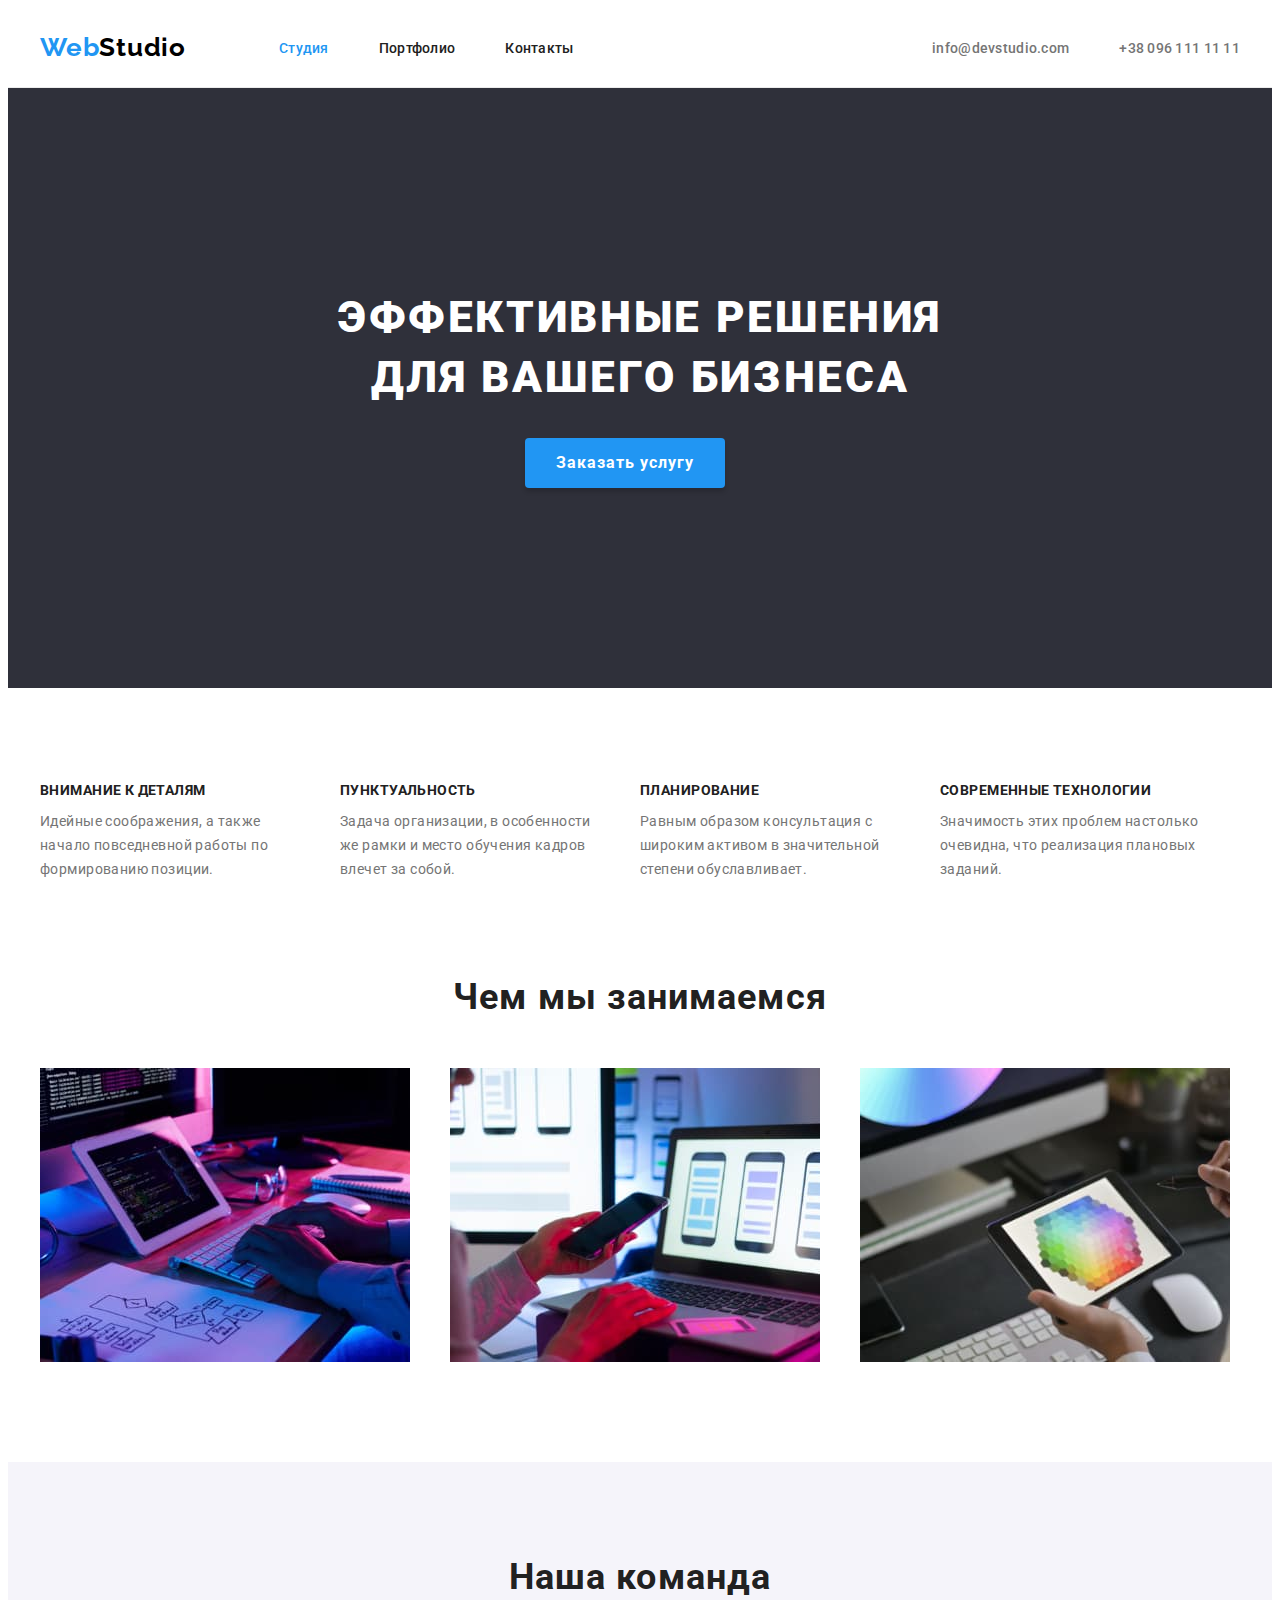
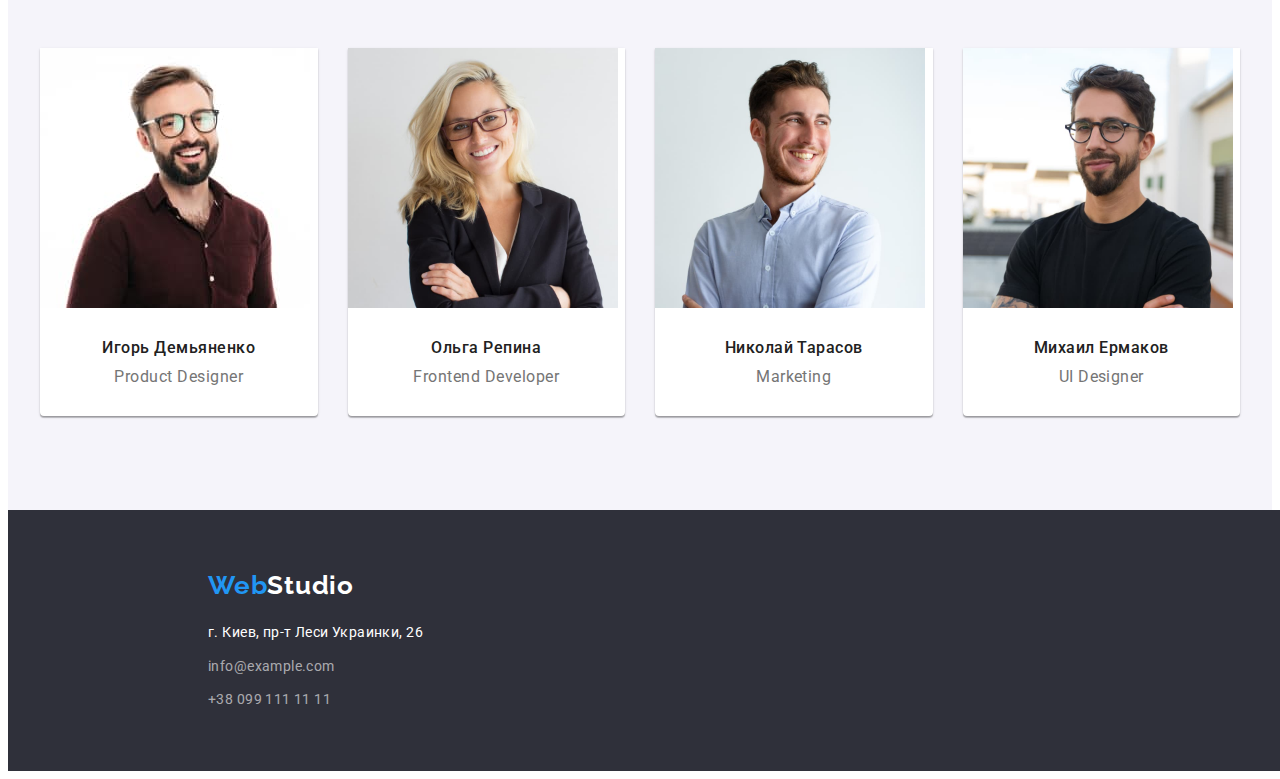
<file: index.html>
<!DOCTYPE html>
<html lang="ru">
<head>
    <meta charset="UTF-8">
    <meta http-equiv="X-UA-Compatible" content="IE=edge">
    <meta name="viewport" content="width=device-width, initial-scale=1.0">
    <title>Document</title>
    <link rel="preconnect" href="https://fonts.googleapis.com">
    <link rel="preconnect" href="https://fonts.gstatic.com" crossorigin>
    <link href="https://fonts.googleapis.com/css2?family=Raleway:wght@700&family=Roboto:wght@400;500;700;900&display=swap"
        rel="stylesheet">
        <link rel="stylesheet" href="https://cdnjs.cloudflare.com/ajax/libs/modern-normalize/1.1.0/modern-normalize.min.css"
            integrity="sha512-wpPYUAdjBVSE4KJnH1VR1HeZfpl1ub8YT/NKx4PuQ5NmX2tKuGu6U/JRp5y+Y8XG2tV+wKQpNHVUX03MfMFn9Q=="
            crossorigin="anonymous" referrerpolicy="no-referrer" />
    <link rel="stylesheet" href="./css/style.css">
</head>
<body>
    <!-- Header -->
    <header class="header">
        <div class="container header-container">
        <nav class="header-nav">
            <a class="link header-logo" href="/"><span>Web</span>Studio</a>
            <ul class="list header-list">
                <li class="header-item">
                    <a class="link header-link current" href="/">Студия</a></li>
                <li class="header-item">
                    <a class="link header-link" href="./portfolio.html">Портфолио</a></li>
                <li class="header-item">
                    <a class="link header-link" href="/">Контакты</a></li>
            </ul>
        </nav>
        <ul class="list header-contact">
            <li class="header-item"><a class="link header-cont contact" href="mailto:info@devstudio.com">info@devstudio.com</a></li>
            <li class="header-item"><a class="link header-cont contact" href="tel:+380961111111">+38 096 111 11 11</a></li>
        </ul>
        </div>
    </header>
    <!-- HERO -->
   <div>
        <section  class="hero">
            <div class="container">
           <h1 class="hero-title">Эффективные решения<br> для вашего бизнеса</h1>
           <button type="button" class="hero-btn">Заказать услугу</button>
            </div>
        </section>
   </div>
   <main>
        <section class="benefits">
            <h2 class="visually-hidden">Наши преимущества</h2> 
           <div class="container">
            <ul class="list benefits-list">
                <li class="benefits-item">
                    <p class="benefits-title">Внимание к деталям</p>
                    <p class="benefits-text">Идейные соображения, а также начало повседневной работы по формированию позиции.</p>
                    </li>
                    <li class="benefits-item">
                        <p class="benefits-title">Пунктуальность</p>
                        <p class="benefits-text">Задача организации, в особенности же рамки и место обучения кадров влечет за собой.</p>
                    </li>
                    <li class="benefits-item">
                        <p class="benefits-title">Планирование</p>
                        <p class="benefits-text">Равным образом консультация с широким активом в значительной степени обуславливает.</p>
                    </li>
                    <li class="benefits-item">
                        <p class="benefits-title">Современные технологии</p>
                        <p class="benefits-text">Значимость этих проблем настолько очевидна, что реализация плановых заданий.</p>
                    </li>
            </ul>
            </div>
        </section>
        <section class="about">
            <div class="container">
            <h2 class="about-title">Чем мы занимаемся</h2>
            <ul class="list about-list">
                <li class="about-item">
                    <img src="./images/box_1.jpg" alt="Программирование" width="370">
                </li>
                <li class="about-item">
                    <img src="./images/box_2.jpg" alt="Мобильная разработка" width="370">
                </li>
                <li class="about-item">
                    <img src="./images/box_3.jpg" alt="Дизайн" width="370">
                </li>
            </ul>
            </div>
        </section>
        <section class="team">
            <div class="container">
            <h2 class="team-title">Наша команда</h2>
            <ul class="list team-list">
                <li class="team-item">
                    <img src="./images/team_card_1.jpg" alt="Игорь Демьяненко продуктовый дизайнер" width="270">
                   <h3 class="team-name">Игорь Демьяненко</h3> 
                   <p class="team-job">Product Designer</p>
                </li>
                <li class="team-item">
                    <img src="./images/team_card_2.jpg" alt="Ольга Репина фронтенд разработчик" width="270">
                    <h3 class="team-name">Ольга Репина</h3>
                    <p class="team-job">Frontend Developer</p>
                </li>
                <li class="team-item">
                    <img src="./images/team_card_3.jpg" alt="Николай Тарасов маркетинг" width="270">
                    <h3 class="team-name">Николай Тарасов</h3>
                    <p class="team-job">Marketing</p>
                </li>
                <li class="team-item">
                    <img src="./images/team_card_4.jpg" alt="Михаил Ермаков юи дизайнер" width="270">
                    <h3 class="team-name">Михаил Ермаков</h3>
                    <p class="team-job">UI Designer</p>
                </li>
            </ul>
            </div>
        </section>
   </main>
    <!-- Footer -->
   <footer class="footer">
       <div class="container footer-container">
        <a class="link footer-logo" href="/"><span>Web</span>Studio</a>
       <address>
            <ul class="list footer-list">
                <li class="footer-item"><a class="link address contact" href="https://goo.gl/maps/kqxBph1CpzEgeCtw7" target="_blank" rel="noopener noreferrer">г. Киев, пр-т Леси Украинки, 26</a></li>
                <li class="footer-item"><a class="link footer-contact contact" href="mailto:info@example.com">info@example.com</a></li>
                <li class="footer-item"><a class="link footer-contact contact" href="tel:+380991111111">+38 099 111 11 11</a></li>
            </ul>
        </address>
        </div>
    </footer>
   </body>
</html>
</file>
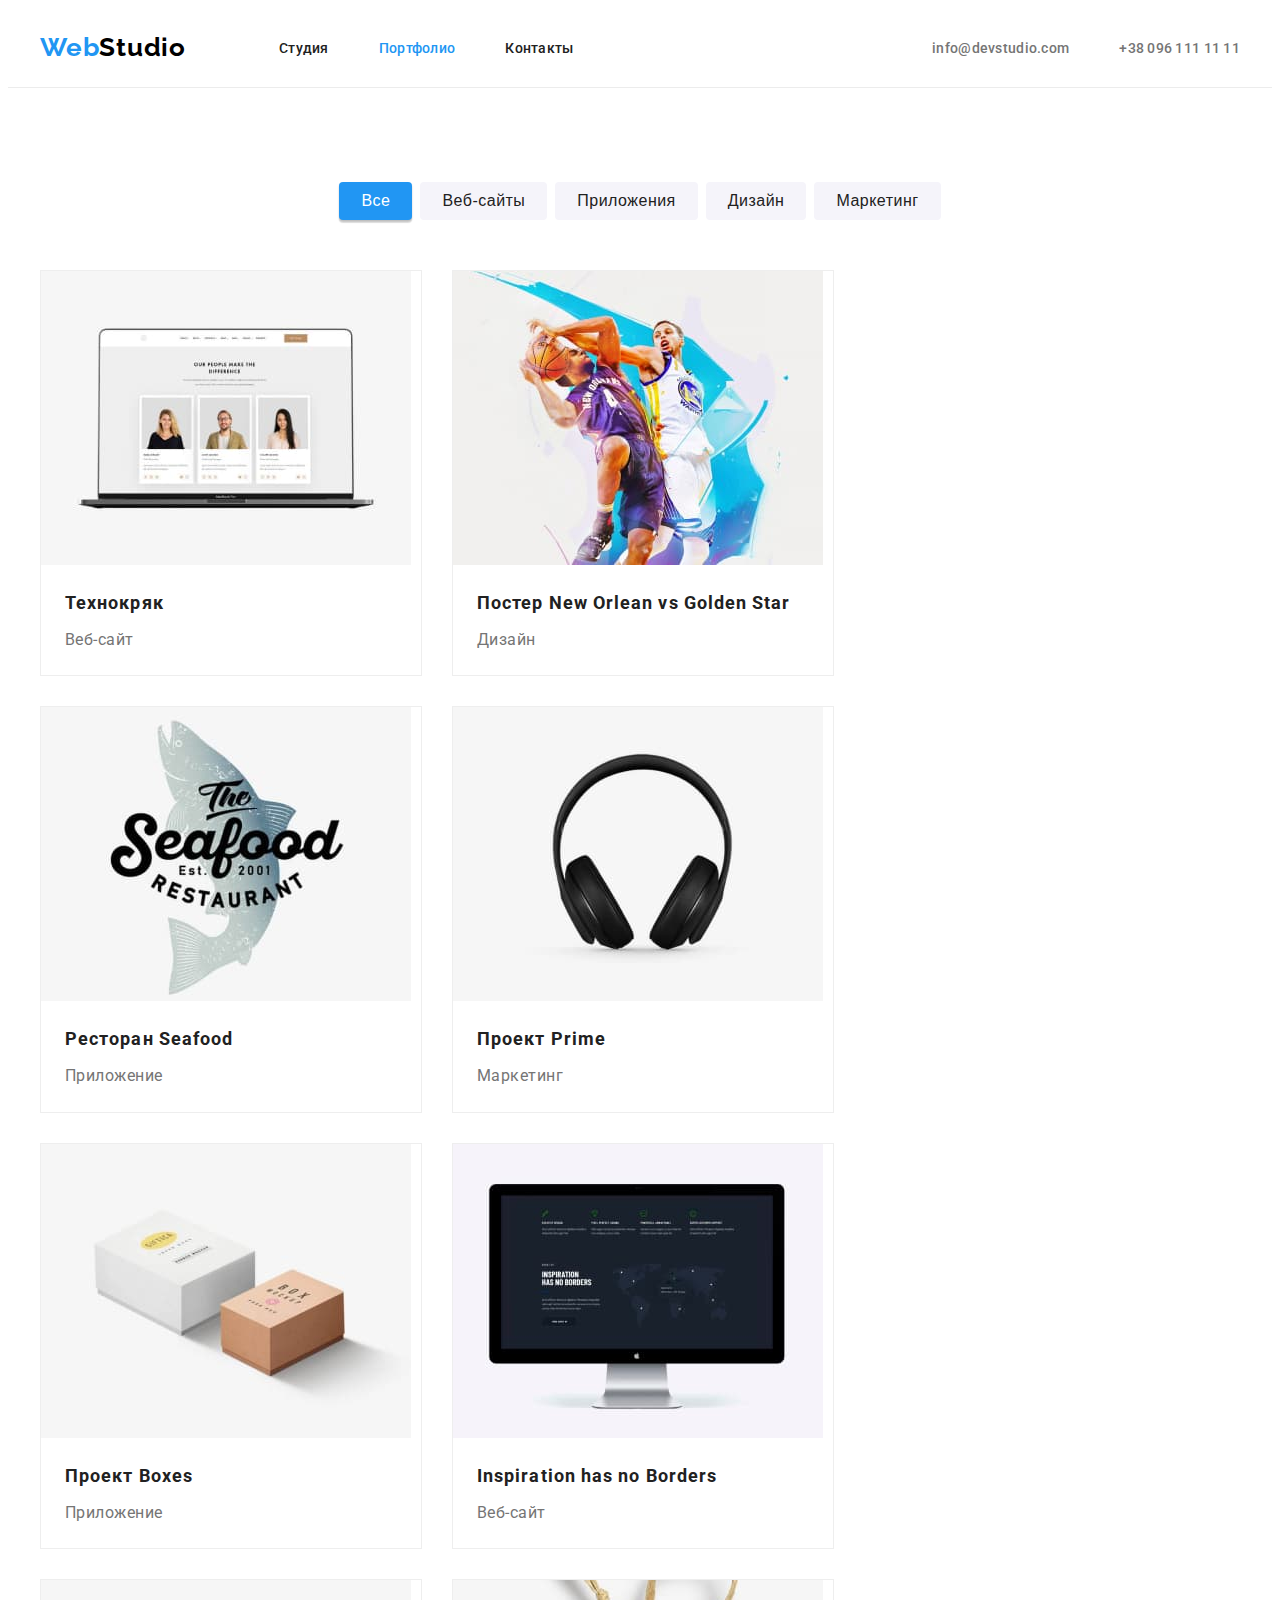
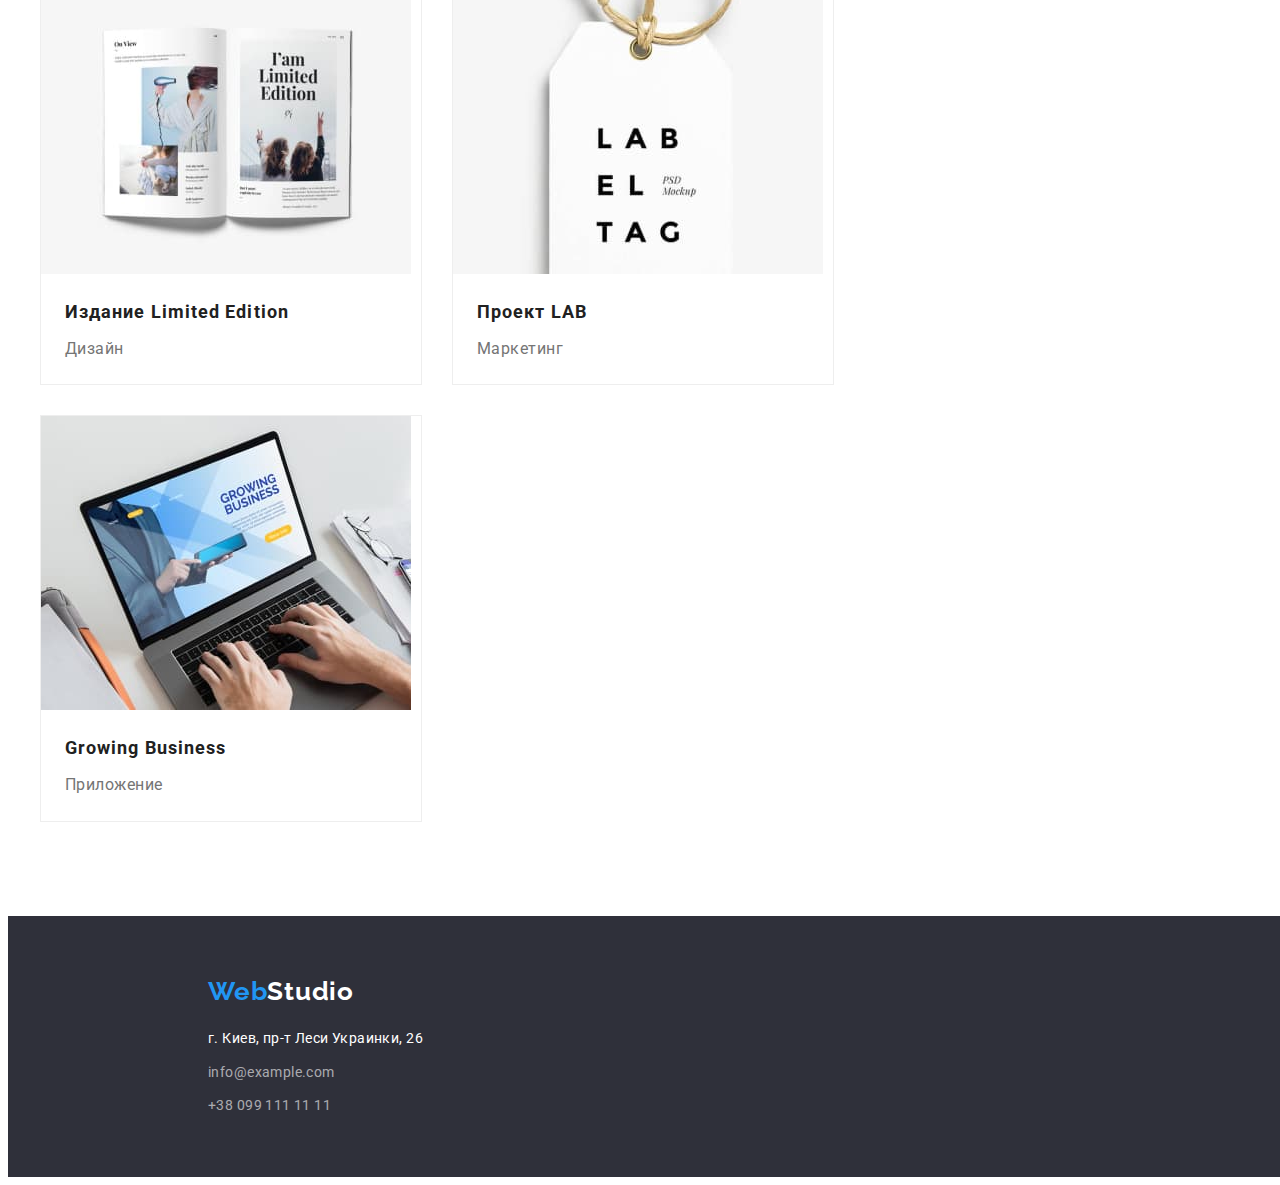
<file: portfolio.html>
<!DOCTYPE html>
<html lang="ru">
<head>
    <meta charset="UTF-8">
    <meta http-equiv="X-UA-Compatible" content="IE=edge">
    <meta name="viewport" content="width=device-width, initial-scale=1.0">
    <title>Document</title>
    <link rel="preconnect" href="https://fonts.googleapis.com">
    <link rel="preconnect" href="https://fonts.gstatic.com" crossorigin>
    <link href="https://fonts.googleapis.com/css2?family=Raleway:wght@700&family=Roboto:wght@400;500;700;900&display=swap"
        rel="stylesheet">
        <link rel="stylesheet" href="https://cdnjs.cloudflare.com/ajax/libs/modern-normalize/1.1.0/modern-normalize.min.css"
            integrity="sha512-wpPYUAdjBVSE4KJnH1VR1HeZfpl1ub8YT/NKx4PuQ5NmX2tKuGu6U/JRp5y+Y8XG2tV+wKQpNHVUX03MfMFn9Q=="
            crossorigin="anonymous" referrerpolicy="no-referrer" />
    <link rel="stylesheet" href="./css/style.css">
</head>
<body>
    <!-- Header -->
    <header class="header">
        <div class="container header-container">
        <nav class="header-nav">
            <a class="link header-logo" href="/"><span>Web</span>Studio</a>
            <ul class="list header-list">
                <li class="header-item">
                    <a class="link header-link" href="./index.html">Студия</a>
                </li>
                <li class="header-item">
                    <a class="link header-link current" href="./portfolio.html">Портфолио</a>
                </li>
                <li class="header-item">
                    <a class="link header-link" href="/">Контакты</a>
                </li>
            </ul>
        </nav>
        <ul class="list header-contact">
            <li class="header-item"><a class="link header-cont contact" href="mailto:info@devstudio.com">info@devstudio.com</a></li>
            <li class="header-item"><a class="link header-cont contact" href="tel:+380961111111">+38 096 111 11 11</a></li>
        </ul>
        </div>
    </header>
        <!-- Filter -->
    <section class="filter">
        <div class="container">
        <ul class="list filter-list">
            <li class="filter-item">
                <button type="button" class="filter-btn all">Все</button>
            </li>
            <li class="filter-item">
                <button type="button" class="filter-btn">Веб-сайты</button>
            </li>
            <li class="filter-item">
                <button type="button" class="filter-btn">Приложения</button>
            </li>
            <li class="filter-item">
                <button type="button" class="filter-btn">Дизайн</button>
            </li>
            <li class="filter-item">
                <button type="button" class="filter-btn">Маркетинг</button>
            </li>
        </ul>
        </div>
    </section>
        <!-- Main -->
    <main>
        <h1 class="visually-hidden">Нашы роботы</h1>
        <section class="main">
            <div class="container">
            <ul class="list main-list">
                <li class="main-item">
                    <img class="img-main" src="./images/img1.jpg" alt="Ноутбук с открытым веб-сайтом" width="370">
                    <h3 class="main-title">Технокряк</h3>
                    <p class="main-text">Веб-сайт</p>
                </li>
                <li class="main-item">
                    <img class="img-main" src="./images/img2.jpg" alt="Два баскетболиста борются за мяч" width="370">
                    <h3 class="main-title">Постер New Orlean vs Golden Star</h3>
                    <p class="main-text">Дизайн</p>
                </li>
                <li class="main-item">
                    <img class="img-main" src="./images/img3.jpg" alt="Логотип ресторана" width="370">
                    <h3 class="main-title">Ресторан Seafood</h3>
                    <p class="main-text">Приложение</p>
                </li>
                <li class="main-item">
                    <img class="img-main" src="./images/img4.jpg" alt="Изображение наушников" width="370">
                    <h3 class="main-title">Проект Prime</h3>
                    <p class="main-text">Маркетинг</p>
                </li>
                <li class="main-item">
                    <img class="img-main" src="./images/img5.jpg" alt="Белая и коричневая коробки" width="370">
                    <h3 class="main-title">Проект Boxes</h3>
                    <p class="main-text">Приложение</p>
                </li>
                <li class="main-item">
                    <img class="img-main" src="./images/img6.jpg" alt="Монитор с открытым веб-сайтом" width="370">
                    <h3 class="main-title">Inspiration has no Borders</h3>
                    <p class="main-text">Веб-сайт</p>
                </li>
                <li class="main-item">
                    <img class="img-main" src="./images/img7.jpg" alt="Страницы открытого журнала" width="370">
                    <h3 class="main-title">Издание Limited Edition</h3>
                    <p class="main-text">Дизайн</p>
                </li>
                <li class="main-item">
                    <img class="img-main" src="./images/img8.jpg" alt="Этикетка" width="370">
                    <h3 class="main-title">Проект LAB</h3>
                    <p class="main-text">Маркетинг</p>
                </li>
                <li class="main-item">
                    <img class="img-main" src="./images/img9.jpg" alt="Работа за ноутбуком" width="370">
                    <h3 class="main-title">Growing Business</h3>
                    <p class="main-text">Приложение</p>
                </li>
            </ul>
            </div>
        </section>
    </main>
    <!-- Footer -->
    <footer class="footer">
        <div class="container footer-container">
            <a class="link footer-logo" href="/"><span>Web</span>Studio</a>
            <address>
                <ul class="list footer-list">
                    <li class="footer-item"><a class="link address contact" href="https://goo.gl/maps/kqxBph1CpzEgeCtw7"
                            target="_blank" rel="noopener noreferrer">г. Киев, пр-т Леси Украинки, 26</a></li>
                    <li class="footer-item"><a class="link footer-contact contact"
                            href="mailto:info@example.com">info@example.com</a></li>
                    <li class="footer-item"><a class="link footer-contact contact" href="tel:+380991111111">+38 099 111 11
                            11</a></li>
                </ul>
            </address>
        </div>
    </footer>
   </body>
</html>
</file>
<file: css/style.css>
:root {
  --primary-bg-color: #ffffff;
  --hero-color: #2f303a;
  --title-text-color: #212121;
  --text-color: #757575;
  --selection-color: #2196f3;
  --btn-color: #f5f4fa;
}

body {
  font-family: 'Roboto', sans-serif;
  background-color: var(--primary-bg-color);
  color: var(--text-color);
}
p,
h1,
h2,
h3,
h4,
h5,
h6 {
  margin: 0;
}
ul {
  margin: 0;
  padding: 0;
}
img {
  display: block;
}
button {
  cursor: pointer;
}
.list {
  list-style: none;
}
.link {
  text-decoration: none;
}
.container {
  width: 1200px;
  padding-left: 15px;
  padding-right: 15px;
  margin-left: auto;
  margin-right: auto;
}

/*--------- HEADER ---------*/
.header {
  padding-top: 24px;
  padding-bottom: 24px;
  background-color: #ffffff;
  border-bottom: 1px solid #ececec;
}
span {
  color: var(--selection-color);
}

.header-container,
.header-nav,
.header-list {
  display: flex;
  align-items: center;
}
.header-contact {
  display: flex;
  margin-left: auto;
  align-items: center;
}

.header-logo {
  font-family: 'Raleway', sans-serif;
  font-weight: 700;
  color: #000000;
  font-size: 26px;
  line-height: 1.2;
  letter-spacing: 0.03em;
  margin-right: 93px;
}
.header-link {
  font-weight: 500;
  font-size: 14px;
  line-height: 1.14px;
  letter-spacing: 0.02em;
  color: var(--title-text-color);
}
.header-list .current {
  color: var(--selection-color);
}
.header-item:not(:last-child) {
  margin-right: 50px;
}

.header-cont {
  font-weight: 500;
  font-size: 14px;
  line-height: 1.14;
  letter-spacing: 0.02em;
  color: var(--text-color);
}
.header-link:hover,
.header-link:focus,
.contact:hover,
.contact:focus {
  color: var(--selection-color);
}

/*--------- HERO INDEX.html---------*/
.hero {
  background-color: var(--hero-color);
  padding-top: 200px;
  padding-bottom: 200px;
}
.hero-title {
  font-weight: 900;
  font-size: 44px;
  line-height: 1.36;
  color: var(--primary-bg-color);
  text-align: center;
  letter-spacing: 0.06em;
  text-transform: uppercase;
  margin-bottom: 30px;
}
.hero-btn {
  width: 200px;
  height: 50px;
  font-family: inherit;
  font-weight: 700;
  font-size: 16px;
  line-height: 1.87;
  letter-spacing: 0.06em;
  color: var(--primary-bg-color);
  background-color: var(--selection-color);
  box-shadow: 0px 4px 4px rgba(0, 0, 0, 0.15);
  border-radius: 4px;
  border: none;
  cursor: pointer;
  margin: 0 485px;
}
.hero-btn:hover {
  background-color: #188ce8;
}
/*--------- MAIN BENEFITS INDEX.html---------*/
.benefits {
  padding-top: 95px;
  padding-bottom: 95px;
}
.benefits-list {
  display: flex;
  align-items: center;
}
.benefits-item {
  max-width: 270px;
}
.benefits-item:not(:last-child) {
  margin-right: 30px;
}
.benefits-title {
  font-weight: 700;
  font-size: 14px;
  line-height: 1.14;
  color: var(--title-text-color);
  letter-spacing: 0.03em;
  text-transform: uppercase;
  margin-bottom: 10px;
}
.benefits-text {
  font-size: 14px;
  line-height: 24px;
  letter-spacing: 0.03em;
  color: var(--text-color);
}
/*--------- MAIN ABOUT INDEX.html---------*/
.about {
  padding-top: 0;
  padding-bottom: 100px;
}
.about-title {
  font-weight: 700;
  font-size: 36px;
  line-height: 1.17;
  letter-spacing: 0.03em;
  color: var(--title-text-color);
  margin-bottom: 50px;
  text-align: center;
}
.about-list {
  display: flex;
  margin-left: -30px;
}

.about-item {
  width: calc(100% / 3 - 30px);
  margin-left: 30px;
}
/*--------- MAIN OUR TEAM INDEX.html---------*/
.team {
  background-color: #f5f4fa;
  padding-top: 94px;
  padding-bottom: 94px;
}
.team-title {
  font-weight: 700;
  font-size: 36px;
  line-height: 1.17;
  letter-spacing: 0.03em;
  color: var(--title-text-color);
  margin-bottom: 50px;
  text-align: center;
}
.team-list {
  display: flex;
  margin-left: -30px;
}
.team-item {
  width: calc(100% / 4 - 30px);
  min-height: 368px;
  margin-left: 30px;
  background-color: var(--primary-bg-color);
  box-shadow: 0px 1px 3px rgba(0, 0, 0, 0.12), 0px 1px 1px rgba(0, 0, 0, 0.14),
    0px 2px 1px rgba(0, 0, 0, 0.2);
  border-radius: 0px 0px 4px 4px;
}

.team-name {
  font-weight: 500;
  font-size: 16px;
  line-height: 1.2;
  letter-spacing: 0.03em;
  color: var(--title-text-color);
  text-align: center;
  margin-top: 30px;
  margin-bottom: 10px;
}
.team-job {
  font-size: 16px;
  line-height: 1.2;
  letter-spacing: 0.03em;
  text-align: center;
}
/*--------- FILTER PORTFOLIO.html---------*/
.filter {
  padding-top: 94px;
  padding-bottom: 50px;
}
.filter-list {
  display: flex;
  align-items: center;
  justify-content: center;
}
.filter-item:not(:last-child) {
  margin-right: 8px;
}
.filter-btn {
  font-style: inherit;
  font-weight: 500;
  font-size: 16px;
  line-height: 1.6;
  letter-spacing: 0.03em;
  color: var(--title-text-color);
  background-color: var(--btn-color);
  border-radius: 4px;
  text-align: center;
  padding: 6px 22px;
  border: none;
}
.filter-btn:hover {
  color: var(--primary-bg-color);
  background-color: var(--selection-color);
}
.all {
  color: var(--primary-bg-color);
  background-color: var(--selection-color);
  box-shadow: 0px 3px 1px rgba(0, 0, 0, 0.1), 0px 1px 2px rgba(0, 0, 0, 0.08),
    0px 2px 2px rgba(0, 0, 0, 0.12);
}

/*--------- MAIN PORTFOLIO.html---------*/
.main {
  padding-bottom: 94px;
}
.main-list {
  display: flex;
  flex-wrap: wrap;
  margin-left: -30px;
  margin-bottom: -30px;
}
.main-item {
  margin-left: 30px;
  margin-bottom: 30px;
  width: calc(100% / 3 - 30px);
  border: 1px solid #eeeeee;
}

.img-main {
  margin-bottom: 20px;
}
.main-title {
  font-weight: 700;
  font-size: 18px;
  line-height: 2;
  letter-spacing: 0.06em;
  color: var(--title-text-color);
  margin-left: 24px;
  margin-bottom: 4px;
}
.main-text {
  font-size: 16px;
  line-height: 1.9;
  letter-spacing: 0.03em;
  margin-left: 24px;
  margin-bottom: 20px;
}
/*--------- FOOTER---------*/
.footer {
  background-color: var(--hero-color);
  max-height: 252px;
  min-width: 1600px;
  padding-top: 60px;
  padding-bottom: 60px;
}
.footer-container,
.footer-item {
  display: flex;
  flex-direction: column;
}
.footer-logo {
  font-family: 'Raleway', sans-serif;
  font-weight: 700;
  font-size: 26px;
  line-height: 1.2;
  letter-spacing: 0.03em;
  color: var(--primary-bg-color);
  margin-bottom: 20px;
}
.footer-item:not(:last-child) {
  margin-bottom: 9px;
}
.address {
  font-size: 14px;
  line-height: 1.7;
  letter-spacing: 0.03em;
  font-style: normal;
  color: var(--primary-bg-color);
}
.footer-contact {
  font-size: 14px;
  line-height: 24px;
  letter-spacing: 0.03em;
  font-style: normal;
  color: rgba(255, 255, 255, 0.6);
}

.visually-hidden {
  position: absolute;
  width: 1px;
  height: 1px;
  margin: -1px;
  padding: 0;
  overflow: hidden;
  border: 0;
  clip: rect(0 0 0 0);
}
</file>
